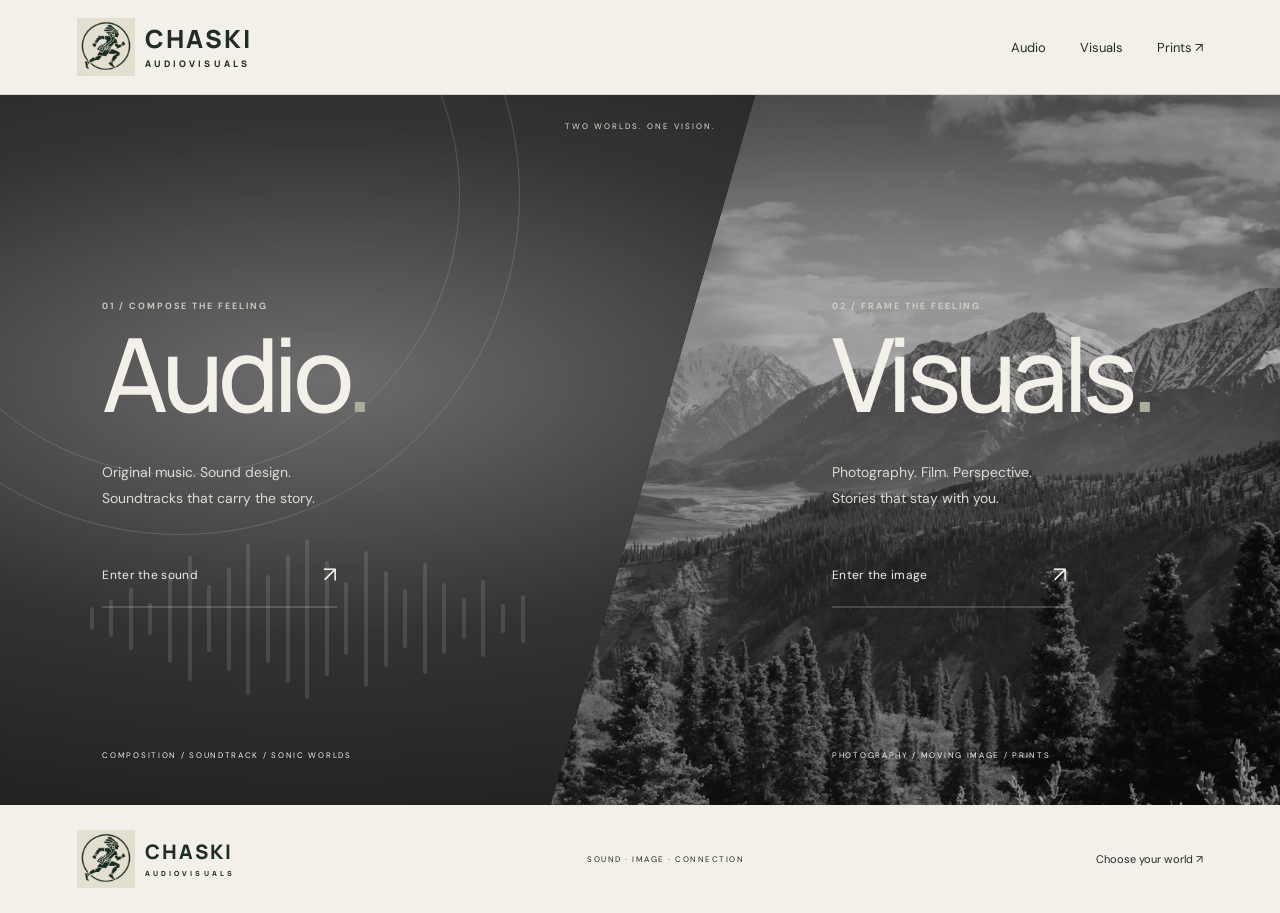
<file: index.html>
<!doctype html>
<html lang="en"><head><meta charset="utf-8"><meta name="viewport" content="width=device-width, initial-scale=1"><meta name="description" content="Chaski Audiovisuals — original soundtrack creation, photography, and moving images."><meta name="theme-color" content="#202d26"><title>Sound & image — Chaski Audiovisuals</title><link rel="icon" href="images/chaski-runner.png"><link rel="stylesheet" href="styles.css"></head><body class="gateway"><a class="skip" href="#main">Skip to content</a><header class="header"><a class="brand" href="index.html" aria-label="Chaski Audiovisuals home"><img class="brand-mark" src="images/chaski-runner.png" alt="" width="64" height="64"><span class="brand-type">CHASKI<span>AUDIOVISUALS</span></span></a><nav aria-label="Main navigation"><a href="audio.html">Audio</a><a href="visuals.html">Visuals</a><a href="visuals.html#prints">Prints ↗︎</a></nav></header><main id="main"><section class="split-worlds" aria-labelledby="split-title"><h1 class="sr-only" id="split-title">Chaski Audiovisuals: choose audio or visuals</h1>
<a class="world audio-world" href="audio.html"><div class="world-background audio-background" aria-hidden="true"><div class="orbit orbit-one"></div><div class="orbit orbit-two"></div><div class="waveform"><i style="--bar:14%"></i><i style="--bar:23%"></i><i style="--bar:39%"></i><i style="--bar:20%"></i><i style="--bar:56%"></i><i style="--bar:78%"></i><i style="--bar:42%"></i><i style="--bar:65%"></i><i style="--bar:95%"></i><i style="--bar:55%"></i><i style="--bar:80%"></i><i style="--bar:100%"></i><i style="--bar:72%"></i><i style="--bar:46%"></i><i style="--bar:85%"></i><i style="--bar:60%"></i><i style="--bar:37%"></i><i style="--bar:69%"></i><i style="--bar:44%"></i><i style="--bar:26%"></i><i style="--bar:48%"></i><i style="--bar:18%"></i><i style="--bar:30%"></i></div></div><div class="world-content"><span class="eyebrow">01 / COMPOSE THE FEELING</span><h2>Audio<span class="world-dot">.</span></h2><p>Original music. Sound design.<br>Soundtracks that carry the story.</p><span class="world-cta">Enter the sound <b>↗︎</b></span></div><span class="world-foot">COMPOSITION / SOUNDTRACK / SONIC WORLDS</span></a>
<a class="world visual-world" href="visuals.html"><div class="world-background visual-background" aria-hidden="true"></div><div class="world-content"><span class="eyebrow">02 / FRAME THE FEELING</span><h2>Visuals<span class="world-dot">.</span></h2><p>Photography. Film. Perspective.<br>Stories that stay with you.</p><span class="world-cta">Enter the image <b>↗︎</b></span></div><span class="world-foot">PHOTOGRAPHY / MOVING IMAGE / PRINTS</span></a><span class="split-note">TWO WORLDS. ONE VISION.</span></section></main><footer><a class="brand" href="index.html" aria-label="Chaski Audiovisuals home"><img class="brand-mark" src="images/chaski-runner.png" alt="" width="64" height="64"><span class="brand-type">CHASKI<span>AUDIOVISUALS</span></span></a><p>SOUND · IMAGE · CONNECTION</p><a href="index.html">Choose your world ↗︎</a></footer><script src="site.js" defer></script></body></html>
</file>
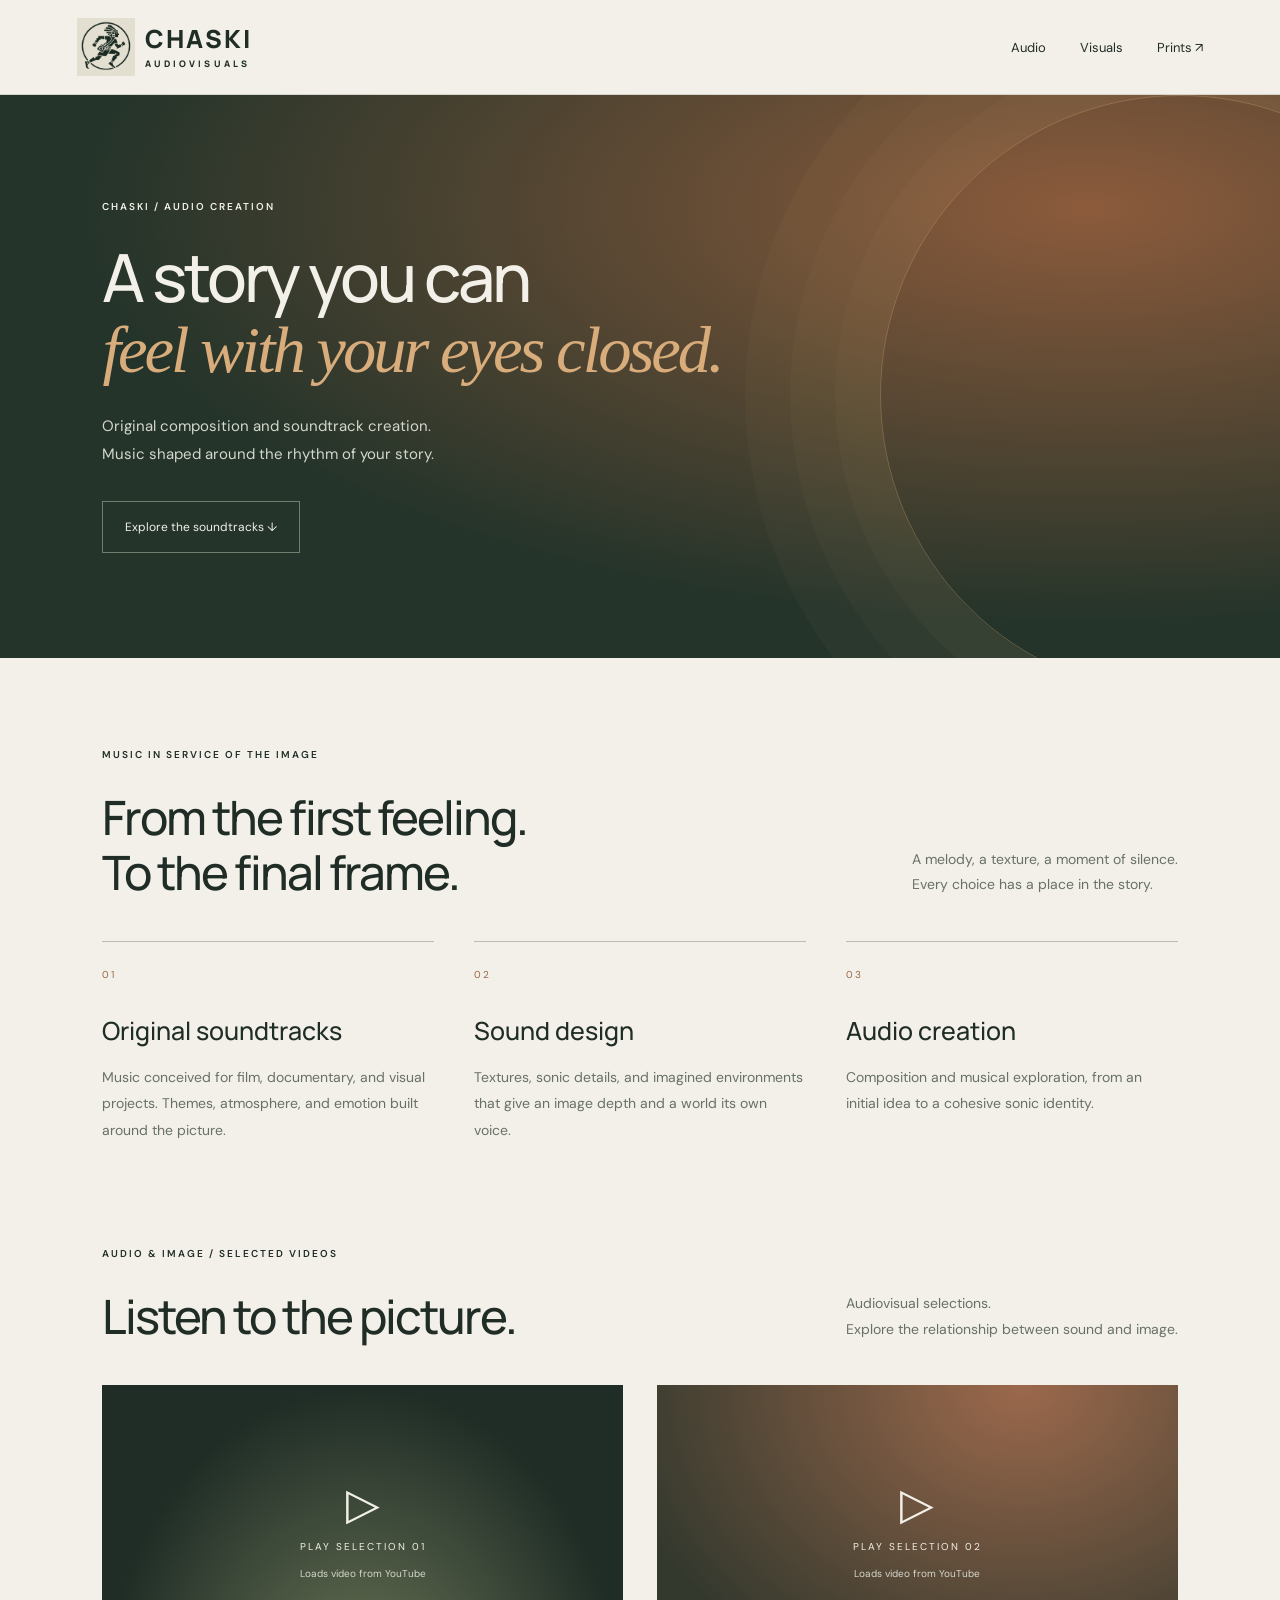
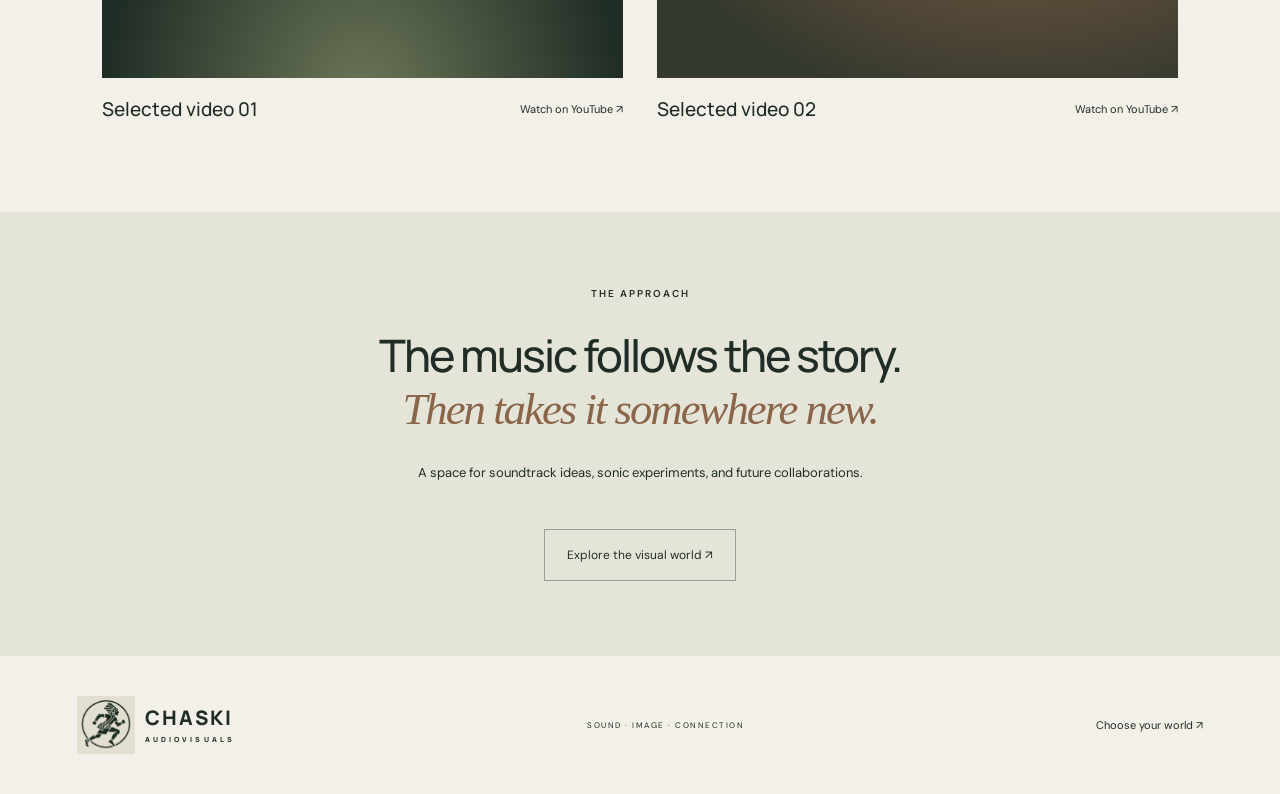
<file: audio.html>
<!doctype html>
<html lang="en"><head><meta charset="utf-8"><meta name="viewport" content="width=device-width, initial-scale=1"><meta name="description" content="Chaski Audiovisuals — original soundtrack creation, photography, and moving images."><meta name="theme-color" content="#202d26"><title>Audio & soundtracks — Chaski Audiovisuals</title><link rel="icon" href="images/chaski-runner.png"><link rel="stylesheet" href="styles.css"></head><body class=""><a class="skip" href="#main">Skip to content</a><header class="header"><a class="brand" href="index.html" aria-label="Chaski Audiovisuals home"><img class="brand-mark" src="images/chaski-runner.png" alt="" width="64" height="64"><span class="brand-type">CHASKI<span>AUDIOVISUALS</span></span></a><nav aria-label="Main navigation"><a href="audio.html">Audio</a><a href="visuals.html">Visuals</a><a href="visuals.html#prints">Prints ↗︎</a></nav></header><main id="main"><section class="destination-hero audio-destination"><div><p class="eyebrow">CHASKI / AUDIO CREATION</p><h1>A story you can<br><em>feel with your eyes closed.</em></h1><p>Original composition and soundtrack creation.<br>Music shaped around the rhythm of your story.</p><a class="button light" href="#soundtracks">Explore the soundtracks ↓</a></div><div class="score-orbit" aria-hidden="true"></div></section>
<section class="section audio-intro"><div class="section-heading"><p class="eyebrow">MUSIC IN SERVICE OF THE IMAGE</p><h2>From the first feeling.<br>To the final frame.</h2><p>A melody, a texture, a moment of silence.<br>Every choice has a place in the story.</p></div><div class="service-grid"><article><span>01</span><h3>Original soundtracks</h3><p>Music conceived for film, documentary, and visual projects. Themes, atmosphere, and emotion built around the picture.</p></article><article><span>02</span><h3>Sound design</h3><p>Textures, sonic details, and imagined environments that give an image depth and a world its own voice.</p></article><article><span>03</span><h3>Audio creation</h3><p>Composition and musical exploration, from an initial idea to a cohesive sonic identity.</p></article></div></section>
<section class="section" id="soundtracks"><div class="section-heading"><p class="eyebrow">AUDIO & IMAGE / SELECTED VIDEOS</p><h2>Listen to the picture.</h2><p>Audiovisual selections.<br>Explore the relationship between sound and image.</p></div>      <div class="video-grid">
        <article class="video-card"><div class="video-player" data-video="TfBbe5TgY2c"><button class="video-load" type="button" aria-label="Load selected video 1 from YouTube"><span class="play-symbol" aria-hidden="true">▷</span><span>PLAY SELECTION 01</span><small>Loads video from YouTube</small></button></div><div class="video-caption"><h3>Selected video 01</h3><a href="https://www.youtube.com/watch?v=TfBbe5TgY2c" target="_blank" rel="noopener noreferrer">Watch on YouTube ↗︎</a></div></article>
        <article class="video-card"><div class="video-player" data-video="mHiQze0r_oA"><button class="video-load" type="button" aria-label="Load selected video 2 from YouTube"><span class="play-symbol" aria-hidden="true">▷</span><span>PLAY SELECTION 02</span><small>Loads video from YouTube</small></button></div><div class="video-caption"><h3>Selected video 02</h3><a href="https://www.youtube.com/watch?v=mHiQze0r_oA" target="_blank" rel="noopener noreferrer">Watch on YouTube ↗︎</a></div></article>
      </div></section><section class="manifesto"><p class="eyebrow">THE APPROACH</p><h2>The music follows the story.<br><em>Then takes it somewhere new.</em></h2><p>A space for soundtrack ideas, sonic experiments, and future collaborations.</p><a class="button dark" href="visuals.html">Explore the visual world ↗︎</a></section></main><footer><a class="brand" href="index.html" aria-label="Chaski Audiovisuals home"><img class="brand-mark" src="images/chaski-runner.png" alt="" width="64" height="64"><span class="brand-type">CHASKI<span>AUDIOVISUALS</span></span></a><p>SOUND · IMAGE · CONNECTION</p><a href="index.html">Choose your world ↗︎</a></footer><script src="site.js" defer></script></body></html>
</file>
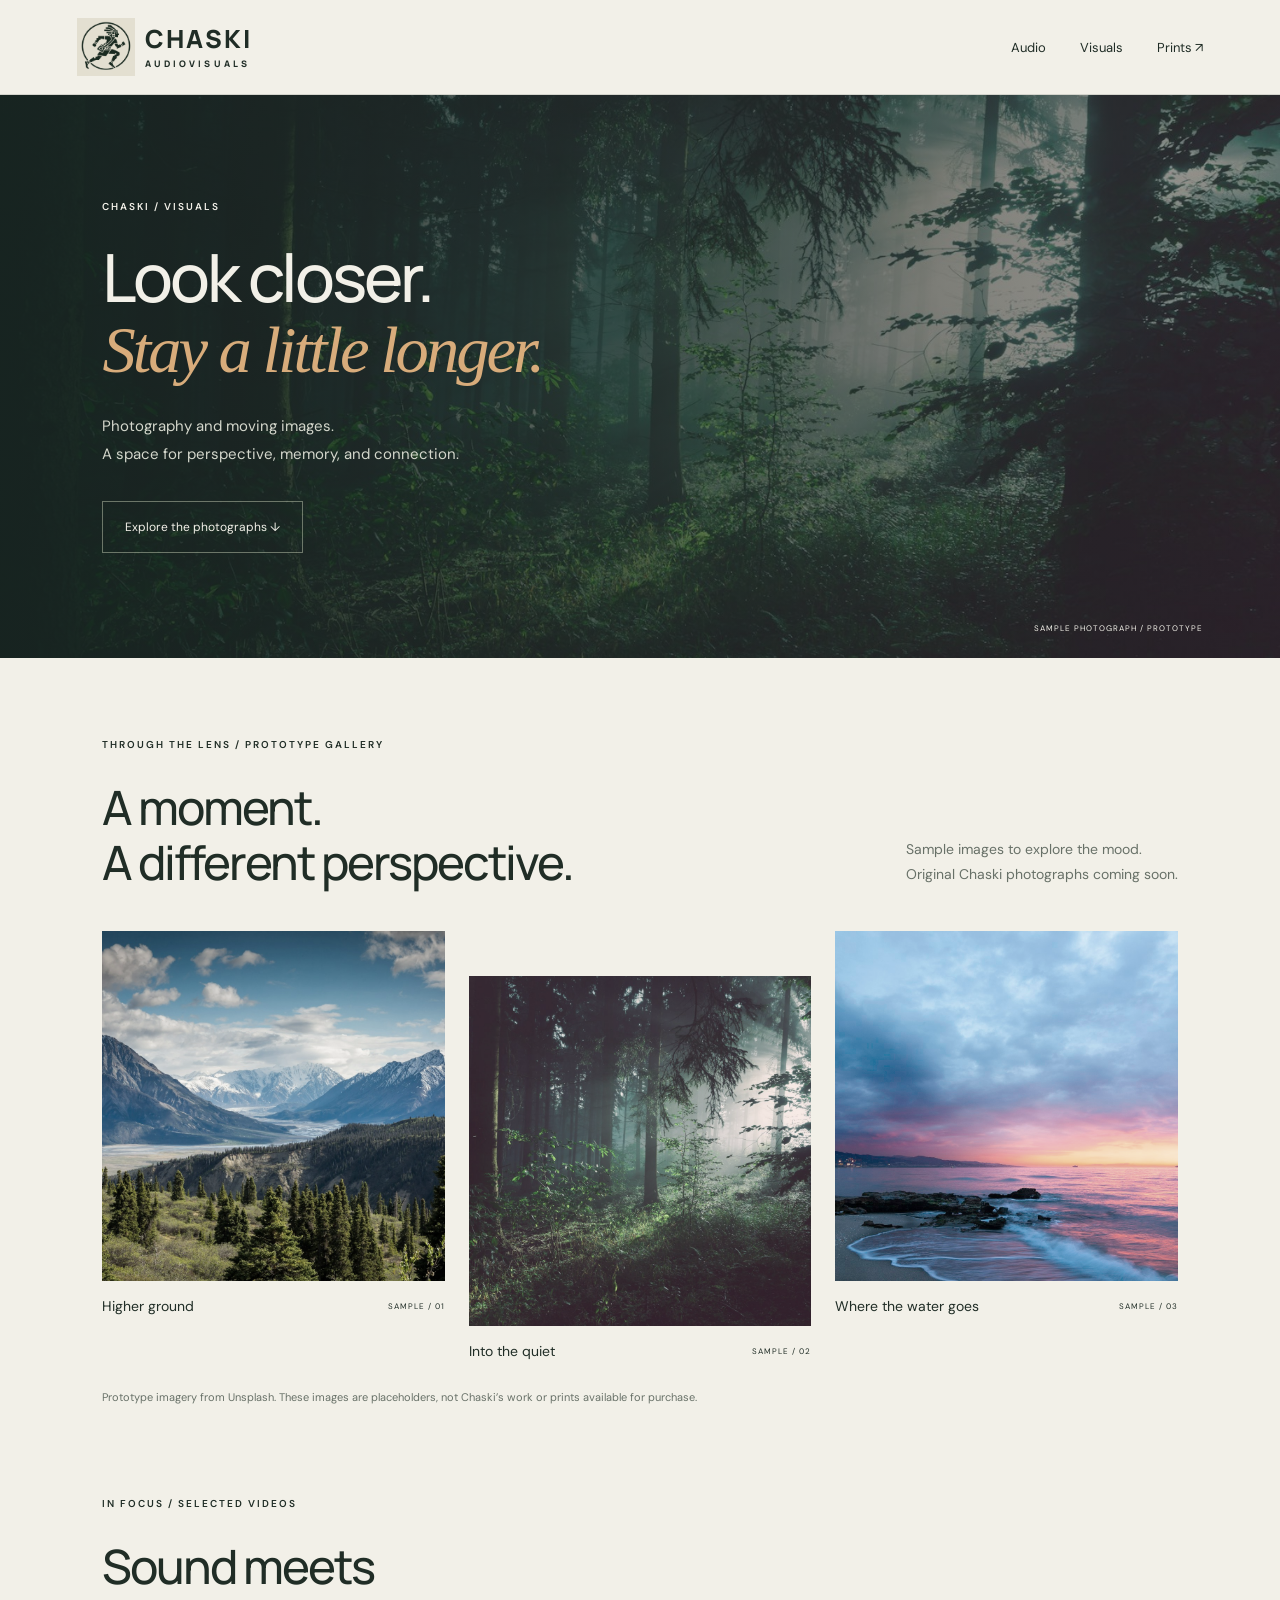
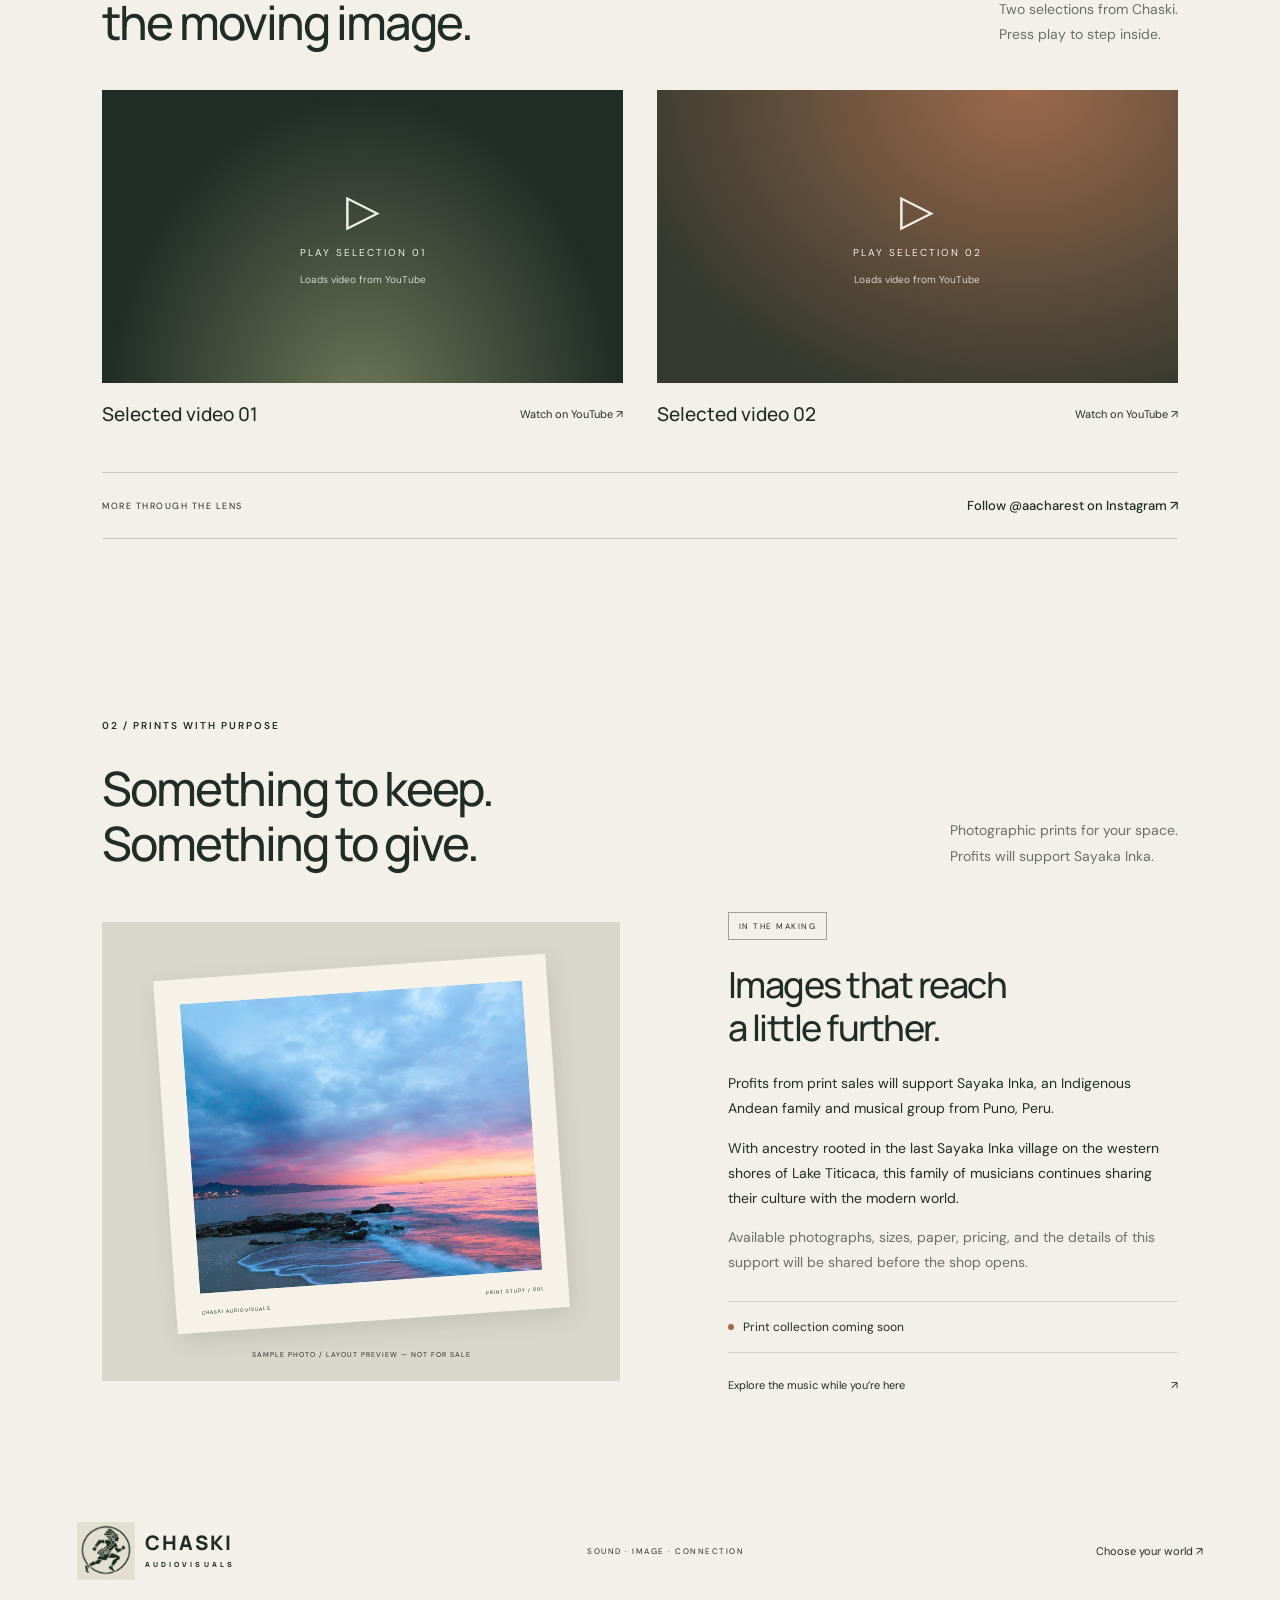
<file: visuals.html>
<!doctype html>
<html lang="en"><head><meta charset="utf-8"><meta name="viewport" content="width=device-width, initial-scale=1"><meta name="description" content="Chaski Audiovisuals — original soundtrack creation, photography, and moving images."><meta name="theme-color" content="#202d26"><title>Visuals — Chaski Audiovisuals</title><link rel="icon" href="images/chaski-runner.png"><link rel="stylesheet" href="styles.css"></head><body class=""><a class="skip" href="#main">Skip to content</a><header class="header"><a class="brand" href="index.html" aria-label="Chaski Audiovisuals home"><img class="brand-mark" src="images/chaski-runner.png" alt="" width="64" height="64"><span class="brand-type">CHASKI<span>AUDIOVISUALS</span></span></a><nav aria-label="Main navigation"><a href="audio.html">Audio</a><a href="visuals.html">Visuals</a><a href="visuals.html#prints">Prints ↗︎</a></nav></header><main id="main"><section class="destination-hero visual-destination"><div><p class="eyebrow">CHASKI / VISUALS</p><h1>Look closer.<br><em>Stay a little longer.</em></h1><p>Photography and moving images.<br>A space for perspective, memory, and connection.</p><a class="button light" href="#gallery-title">Explore the photographs ↓</a></div><span class="destination-label">SAMPLE PHOTOGRAPH / PROTOTYPE</span></section>    <section class="section photo-gallery" aria-labelledby="gallery-title">
      <div class="section-heading"><p class="eyebrow">THROUGH THE LENS / PROTOTYPE GALLERY</p><h2 id="gallery-title">A moment.<br>A different perspective.</h2><p>Sample images to explore the mood.<br>Original Chaski photographs coming soon.</p></div>
      <div class="gallery-grid">
<figure><img src="images/prototype-mountains.jpg" alt="Sample photograph: Rugged mountain peak beneath clouds" loading="lazy" width="1500" height="1000"><figcaption><span>Higher ground</span><small>SAMPLE / 01</small></figcaption></figure>
<figure><img src="images/prototype-forest.jpg" alt="Sample photograph: Sunlight filtering through a forest" loading="lazy" width="1500" height="1000"><figcaption><span>Into the quiet</span><small>SAMPLE / 02</small></figcaption></figure>
<figure><img src="images/prototype-coast.jpg" alt="Sample photograph: Waves washing onto a rocky coast" loading="lazy" width="1500" height="1000"><figcaption><span>Where the water goes</span><small>SAMPLE / 03</small></figcaption></figure>
      </div><p class="gallery-note">Prototype imagery from Unsplash. These images are placeholders, not Chaski’s work or prints available for purchase.</p>
    </section>
    <section class="section videos" id="videos" aria-labelledby="videos-title">
      <div class="section-heading"><p class="eyebrow">IN FOCUS / SELECTED VIDEOS</p><h2 id="videos-title">Sound meets<br>the moving image.</h2><p>Two selections from Chaski.<br>Press play to step inside.</p></div>
      <div class="video-grid">
        <article class="video-card"><div class="video-player" data-video="TfBbe5TgY2c"><button class="video-load" type="button" aria-label="Load selected video 1 from YouTube"><span class="play-symbol" aria-hidden="true">▷</span><span>PLAY SELECTION 01</span><small>Loads video from YouTube</small></button></div><div class="video-caption"><h3>Selected video 01</h3><a href="https://www.youtube.com/watch?v=TfBbe5TgY2c" target="_blank" rel="noopener noreferrer">Watch on YouTube ↗︎</a></div></article>
        <article class="video-card"><div class="video-player" data-video="mHiQze0r_oA"><button class="video-load" type="button" aria-label="Load selected video 2 from YouTube"><span class="play-symbol" aria-hidden="true">▷</span><span>PLAY SELECTION 02</span><small>Loads video from YouTube</small></button></div><div class="video-caption"><h3>Selected video 02</h3><a href="https://www.youtube.com/watch?v=mHiQze0r_oA" target="_blank" rel="noopener noreferrer">Watch on YouTube ↗︎</a></div></article>
      </div><a class="instagram-link" href="https://www.instagram.com/aacharest/" target="_blank" rel="noopener noreferrer"><span>MORE THROUGH THE LENS</span><strong>Follow @aacharest on Instagram ↗︎</strong></a>
    </section>
    <section class="section prints" id="prints"><div class="section-heading"><p class="eyebrow">02 / PRINTS WITH PURPOSE</p><h2>Something to keep.<br>Something to give.</h2><p>Photographic prints for your space.<br>Profits will support Sayaka Inka.</p></div><div class="shop-layout"><div class="print-preview"><div class="paper"><div class="print-art photo-print"><img src="images/prototype-coast.jpg" alt="Sample coastal photograph in a prototype print layout" loading="lazy" width="1500" height="1000"></div><span>CHASKI AUDIOVISUALS <i>PRINT STUDY / 001</i></span></div><span class="preview-label">SAMPLE PHOTO / LAYOUT PREVIEW — NOT FOR SALE</span></div><div class="shop-copy"><span class="tag">IN THE MAKING</span><h3>Images that reach<br>a little further.</h3><p>Profits from print sales will support Sayaka Inka, an Indigenous Andean family and musical group from Puno, Peru.</p><p>With ancestry rooted in the last Sayaka Inka village on the western shores of Lake Titicaca, this family of musicians continues sharing their culture with the modern world.</p><p class="muted">Available photographs, sizes, paper, pricing, and the details of this support will be shared before the shop opens.</p><div class="shop-status"><span class="status-dot"></span>Print collection coming soon</div><a class="text-link" href="audio.html">Explore the music while you’re here <span>↗︎</span></a></div></div></section>
</main><footer><a class="brand" href="index.html" aria-label="Chaski Audiovisuals home"><img class="brand-mark" src="images/chaski-runner.png" alt="" width="64" height="64"><span class="brand-type">CHASKI<span>AUDIOVISUALS</span></span></a><p>SOUND · IMAGE · CONNECTION</p><a href="index.html">Choose your world ↗︎</a></footer><script src="site.js" defer></script></body></html>
</file>
<file: styles.css>
@import url('https://fonts.googleapis.com/css2?family=DM+Sans:wght@400;500;600;700&family=Manrope:wght@400;500;600;700;800&display=swap');
:root{--ink:#202d26;--cream:#f2f0e8;--orange:#d48a53;--muted:#687168}*{box-sizing:border-box}html{scroll-behavior:smooth;scroll-padding-top:30px}body{margin:0;background:var(--cream);color:var(--ink);font-family:'DM Sans',sans-serif}a{color:inherit;text-decoration:none}button,a,summary{-webkit-tap-highlight-color:transparent}a:focus-visible,summary:focus-visible{outline:3px solid var(--orange);outline-offset:6px}.skip{position:absolute;left:20px;top:-80px;background:white;padding:16px;z-index:5}.skip:focus{top:12px}.header{display:flex;align-items:center;justify-content:space-between;padding:28px 6%;border-bottom:1px solid #202d2624}.brand{font-family:'Manrope',sans-serif;font-size:25px;font-weight:800;letter-spacing:2px;line-height:1}.brand span{display:block;font-size:9px;letter-spacing:3.1px;margin-top:8px}nav{display:flex;gap:34px;font-size:13px}nav a:hover{color:#a25632}.hero{background:var(--ink);color:var(--cream);padding:27px 6% 22px;position:relative;overflow:hidden}.hero-top,.hero-bottom{display:flex;justify-content:space-between;font-size:9px;letter-spacing:1.8px;position:relative;z-index:1}.hero-top{color:#c4c9ba}.hero-copy{position:relative;z-index:2;margin:76px 0 72px;max-width:690px}.eyebrow{font-size:10px;letter-spacing:2px;font-weight:600;margin:0 0 29px}h1,h2,h3,p{margin-top:0}h1,h2,h3{font-family:'Manrope',sans-serif;font-weight:500}h1{font-size:clamp(50px,6.7vw,96px);line-height:1.05;letter-spacing:-5px;margin-bottom:27px}em{font-family:Georgia,serif;font-weight:400}h1 em{color:#d8ac7b}.intro{font-size:14px;line-height:1.8;color:#d4d7cc}.button{display:inline-flex;align-items:center;justify-content:space-between;gap:46px;font-size:12px;padding:17px 22px;margin-top:17px;border:1px solid #c0c7b080;transition:background .2s}.button:hover{background:#ffffff18}.landscape{position:absolute;right:0;top:80px;bottom:60px;width:47%;overflow:hidden;background:linear-gradient(145deg,#435242,#a8aa8c 58%,#d3b187);opacity:.85}.sun{position:absolute;width:130px;height:130px;border-radius:50%;background:#e4b97e;right:19%;top:16%;box-shadow:0 0 80px #dfbe8130}.ridge{position:absolute;width:140%;height:70%;left:-15%;bottom:-15%;clip-path:polygon(0 40%,15% 25%,29% 50%,48% 0,65% 27%,79% 17%,100% 50%,100% 100%,0 100%)}.far{background:#6a7661;bottom:0;transform:rotate(-10deg)}.middle{background:#3c5146;transform:rotate(10deg);bottom:-13%}.near{background:#233b31;bottom:-37%;transform:rotate(-15deg)}.landscape:after,.practice-art:after,.print-art:after{content:'';position:absolute;inset:0;pointer-events:none;opacity:.17;background-image:url("data:image/svg+xml,%3Csvg viewBox='0 0 180 180' xmlns='http://www.w3.org/2000/svg'%3E%3Cfilter id='n'%3E%3CfeTurbulence type='fractalNoise' baseFrequency='.9' numOctaves='3' stitchTiles='stitch'/%3E%3C/filter%3E%3Cpath fill='%23fff' filter='url(%23n)' opacity='.45' d='M0 0h180v180H0z'/%3E%3C/svg%3E")}.landscape-caption{position:absolute;bottom:22px;left:24px;right:24px;display:flex;justify-content:space-between;font-size:8px;letter-spacing:1.5px;z-index:1}.hero-bottom{padding-top:20px;border-top:1px solid #c5cbb72b;color:#aeb9a8}.section{padding:90px 8%}.section-heading{display:grid;grid-template-columns:1fr 1fr;align-items:end;gap:0 40px;margin-bottom:40px}.section-heading .eyebrow{grid-column:1/-1}h2{font-size:clamp(32px,3.7vw,53px);line-height:1.17;letter-spacing:-2px;margin-bottom:0}.section-heading>p:last-child{font-size:14px;line-height:1.8;justify-self:end;margin-bottom:3px;color:var(--muted)}.practice-grid{display:grid;grid-template-columns:1fr 1fr;gap:34px}.practice-art{position:relative;height:340px;overflow:hidden;display:grid;place-items:center}.sound-art{background:#b96f49}.record{width:255px;height:255px;border-radius:50%;background:repeating-radial-gradient(circle,#252d25 0px,#252d25 2px,#394036 3px,#202a23 4px);box-shadow:16px 24px 35px #4d241f55;transform:rotate(-20deg)}.record:after{content:'CHASKI';display:grid;place-items:center;font-size:9px;letter-spacing:2px;position:absolute;inset:34%;border:29px solid #c2bfa0;background:#c2bfa0;border-radius:50%;color:var(--ink)}.art-label{position:absolute;bottom:20px;left:22px;font-size:8px;letter-spacing:1.7px;color:#f3ecda;z-index:1}.image-art{background:#aab2a0}.frame{height:240px;width:62%;background:linear-gradient(#c8c0a1,#bcb991 53%,#677d70 54%,#3d5b50);transform:rotate(-6deg);border:12px solid #e7e2d3;box-shadow:10px 20px 25px #202d2633;overflow:hidden}.horizon{height:100%;background:#324d41;clip-path:polygon(0 75%,36% 40%,60% 60%,78% 34%,100% 50%,100% 100%,0 100%)}.card-heading{display:flex;justify-content:space-between;align-items:center;margin-top:23px;gap:10px}.card-heading h3{font-size:25px;letter-spacing:-1px;margin:0}.card-heading>span{font-size:8px;letter-spacing:1.2px}.practice>p{font-size:13px;color:var(--muted);margin:12px 0 24px;line-height:1.6}details{border-top:1px solid #202d2633;border-bottom:1px solid #202d2633}summary{cursor:pointer;font-size:12px;list-style:none;padding:17px 0;display:flex;justify-content:space-between}summary::-webkit-details-marker{display:none}details[open] summary span{transform:rotate(45deg)}.detail-copy{font-size:13px;line-height:1.8;padding:0 0 20px;color:var(--muted)}.manifesto{text-align:center;padding:75px 6%;background:#e4e5d8;position:relative}.manifesto h2{font-size:clamp(29px,3.5vw,47px)}.manifesto h2 em{color:#8a6549}.manifesto>p:not(.eyebrow){font-size:13px;line-height:1.9;margin:26px 0}.asterisk{font-size:42px;display:block;color:#9a6748}.shop-layout{display:grid;grid-template-columns:1.15fr 1fr;gap:10%;align-items:center}.print-preview{background:#d9d7cc;padding:45px 12% 21px}.paper{background:#f6f2e8;padding:25px 25px 16px;box-shadow:3px 8px 22px #4d493d25;transform:rotate(-4deg)}.print-art{height:290px;position:relative;overflow:hidden;background:linear-gradient(#b3b79e,#c9b792)}.print-art:before{content:'';position:absolute;inset:20% -40% -20%;background:linear-gradient(150deg,#657b66,#273e33);clip-path:polygon(0 60%,25% 18%,50% 46%,69% 10%,100% 60%,100% 100%,0 100%)}.print-sun{position:absolute;width:60px;height:60px;right:23%;top:16%;border-radius:100%;background:#d9d0aa}.paper>span{display:flex;justify-content:space-between;font-size:5px;letter-spacing:1px;margin-top:16px}.paper i{font-style:normal}.preview-label{display:block;font-size:7px;line-height:1.6;letter-spacing:1px;text-align:center;margin-top:28px}.tag{display:inline-block;font-size:8px;letter-spacing:1.5px;padding:8px 10px;border:1px solid #9da393;margin-bottom:23px}.shop-copy h3{font-size:36px;line-height:1.2;letter-spacing:-1.5px;margin-bottom:22px}.shop-copy>p{font-size:14px;line-height:1.8}.muted{color:var(--muted)}.shop-status{display:flex;align-items:center;gap:9px;font-size:12px;margin:25px 0;padding:17px 0;border-block:1px solid #202d2626}.status-dot{width:6px;height:6px;border-radius:50%;background:#9e6a45}.text-link{font-size:11px;display:flex;justify-content:space-between;gap:15px}.closing{background:#c5a47e;text-align:center;padding:70px 7%}.closing h2{font-size:64px}.closing>p:not(.eyebrow){font-size:13px;margin:24px 0 8px}.dark{border-color:#202d2660}.dark:hover{background:#202d2610}footer{display:flex;align-items:center;justify-content:space-between;padding:40px 6%;gap:25px}footer p,footer>span{font-size:8px;letter-spacing:1.5px;margin:0}footer .brand{font-size:20px}footer .brand span{font-size:7px}
@media(min-width:1600px){body{max-width:1800px;margin:auto}}@media(max-width:850px){.hero-copy{margin:65px 0}h1{letter-spacing:-3px}.landscape{width:48%;opacity:.55}.practice-art{height:270px}.record{width:200px;height:200px}.frame{width:75%;height:200px}.section{padding:65px 6%}.shop-layout{gap:6%}.print-preview{padding:35px 9% 20px}.print-art{height:230px}.shop-copy h3{font-size:29px}.edition{display:none}footer p{display:none}}@media(max-width:560px){.header{padding:23px 6%;gap:18px}.brand{font-size:20px}.brand span{font-size:7px;letter-spacing:2.5px}nav{gap:16px;font-size:11px}nav a:last-child{display:none}.hero{padding-top:23px}.hero-top,.hero-bottom{font-size:7px;letter-spacing:1px}.hero-copy{margin:54px 0 45px}.hero-copy .eyebrow{font-size:8px}h1{font-size:53px;letter-spacing:-3px}.landscape{top:110px;bottom:58px;right:-80px;width:75%;opacity:.35}.sun{width:90px;height:90px}.landscape-caption{display:none}.intro{font-size:13px}.hero-bottom span:last-child{display:none}.section-heading{grid-template-columns:1fr;gap:20px}.section-heading .eyebrow{margin-bottom:0}.section-heading>p:last-child{justify-self:start;font-size:13px}.section-heading h2{font-size:37px}.practice-grid,.shop-layout{grid-template-columns:1fr;gap:38px}.practice-art{height:310px}.record{height:235px;width:235px}.frame{width:60%;height:230px}.manifesto{padding:55px 6%}.manifesto h2{font-size:29px;letter-spacing:-1px}.manifesto>p:not(.eyebrow){font-size:12px}.print-art{height:280px}.print-preview{padding:40px 15% 20px}.shop-copy h3{font-size:35px}.closing h2{font-size:52px}.closing>p:not(.eyebrow){line-height:1.8}.closing{padding:55px 6%}footer>span{font-size:7px}footer{padding:32px 6%}}@media(prefers-reduced-motion:reduce){html{scroll-behavior:auto}*{transition:none!important}}
/* Artist identity and selected films */
.brand{display:flex;align-items:center;gap:10px}.brand .brand-type{font-size:25px;letter-spacing:2px;margin:0}.brand-mark{width:64px;height:48px;object-fit:contain}.brand .brand-type>span{font-size:9px;letter-spacing:3.1px;margin-top:8px}.inline-link{text-decoration:underline;text-underline-offset:3px}.videos{padding-top:0}.video-grid{display:grid;grid-template-columns:1fr 1fr;gap:34px}.video-player{aspect-ratio:16/9;background:var(--ink);position:relative}.video-load{border:0;width:100%;height:100%;display:flex;flex-direction:column;align-items:center;justify-content:center;gap:14px;background:radial-gradient(ellipse at 50% 110%,#6d7758,transparent 70%),#202d26;color:var(--cream);cursor:pointer;font:inherit}.video-card:nth-child(2) .video-load{background:radial-gradient(ellipse at 70% 0,#9c694c,transparent 80%),#34392e}.play-symbol{font-size:44px;line-height:1}.video-load>span:not(.play-symbol){font-size:10px;letter-spacing:2px}.video-load small{font-size:10px;color:#d4d7cc}.video-load:hover .play-symbol{color:#d8ac7b}.video-load:focus-visible{outline:3px solid var(--orange);outline-offset:4px}.video-player iframe{border:0;width:100%;height:100%;position:absolute;inset:0}.video-caption{display:flex;align-items:center;justify-content:space-between;gap:15px;margin-top:18px}.video-caption h3{font-size:19px;margin:0}.video-caption a{font-size:11px}.instagram-link{display:flex;justify-content:space-between;gap:20px;border-block:1px solid #202d2633;padding:24px 0;margin-top:45px;align-items:center}.instagram-link span{font-size:9px;letter-spacing:1.5px}.instagram-link strong{font-size:13px;font-weight:500}footer .brand .brand-type{font-size:20px}footer .brand .brand-type>span{font-size:7px}@media(max-width:560px){.brand .brand-type{font-size:18px}.brand .brand-type>span{font-size:6px;letter-spacing:2.5px}.brand{gap:5px}.brand-mark{width:38px;height:34px}.video-grid{grid-template-columns:1fr;gap:30px}.instagram-link{align-items:flex-start;flex-direction:column;gap:12px}.video-caption h3{font-size:18px}footer .brand .brand-type{font-size:18px}}

/* Locally stored sample photography for the prototype. */
.photo-landscape img,.photo-card img,.photo-print img{display:block;width:100%;height:100%;object-fit:cover}.photo-landscape{opacity:.9}.photo-landscape:before{content:'';position:absolute;inset:0;background:linear-gradient(0deg,#14261ec9,transparent 50%);z-index:1}.photo-landscape .landscape-caption{z-index:2}.photo-card img{filter:saturate(.65)}.photo-print:before{display:none}.photo-print img{object-position:center}.photo-gallery{padding-top:0}.gallery-grid{display:grid;grid-template-columns:repeat(3,minmax(0,1fr));gap:24px}.gallery-grid figure{margin:0}.gallery-grid img{display:block;width:100%;height:350px;object-fit:cover;filter:saturate(.7)}.gallery-grid figure:nth-child(2){padding-top:45px}.gallery-grid figcaption{display:flex;justify-content:space-between;gap:8px;margin-top:16px;font-size:14px}.gallery-grid small{font-size:8px;letter-spacing:1px;align-self:center}.gallery-note{font-size:11px;color:var(--muted);line-height:1.8;margin:28px 0 0}@media(max-width:850px){.gallery-grid{gap:16px}.gallery-grid img{height:260px}.gallery-grid figcaption{flex-direction:column}.gallery-grid small{align-self:flex-start}}@media(max-width:560px){.gallery-grid{grid-template-columns:1fr;gap:30px}.gallery-grid figure:nth-child(2){padding-top:0}.gallery-grid img{height:340px}.gallery-grid figcaption{flex-direction:row}.gallery-grid small{align-self:center}.photo-landscape{opacity:.35}}
/* Two worlds / Chaski gateway */
.brand-mark{width:58px;height:58px;mix-blend-mode:multiply}.header{padding-block:18px}footer>a:last-child{font-size:11px}.sr-only{position:absolute;width:1px;height:1px;padding:0;margin:-1px;overflow:hidden;clip:rect(0,0,0,0);white-space:nowrap;border:0}.gateway{background:#111b18}.gateway .header,.gateway footer{background:var(--cream)}.gateway footer{padding-block:25px}.split-worlds{height:max(680px,calc(100svh - 190px));position:relative;isolation:isolate;overflow:hidden;background:#0f1916}.world{position:absolute;inset:0;overflow:hidden;color:#f2f0e8;transition:clip-path .65s cubic-bezier(.2,.7,.3,1),color .4s}.audio-world{clip-path:polygon(0 0,59% 0,43% 100%,0 100%);z-index:2}.visual-world{clip-path:polygon(59% 0,100% 0,100% 100%,43% 100%);z-index:1}.world-background{position:absolute;inset:0;transition:filter .65s,transform .9s;filter:grayscale(1);pointer-events:none}.audio-background{background:radial-gradient(ellipse at 25% 40%,#a9613b,#3c3229 42%,#14231d 78%)}.visual-background{background:linear-gradient(90deg,#12292277,#0a211c44),url('images/prototype-mountains.jpg') 75% center/cover}.world:after{content:'';position:absolute;inset:20px;pointer-events:none;opacity:0;transition:opacity .4s;background:linear-gradient(125deg,#d8ac7b,#f5e3c4);z-index:2}.audio-world:after{clip-path:polygon(0 0,calc(59% - 4px) 0,calc(43% - 4px) 100%,0 100%,0 0,1px 1px,1px calc(100% - 1px),calc(43% - 5px) calc(100% - 1px),calc(59% - 5px) 1px,1px 1px)}.visual-world:after{clip-path:polygon(calc(59% + 4px) 0,100% 0,100% 100%,calc(43% + 4px) 100%,calc(59% + 4px) 0,calc(59% + 5px) 1px,calc(43% + 5px) calc(100% - 1px),calc(100% - 1px) calc(100% - 1px),calc(100% - 1px) 1px,calc(59% + 5px) 1px)}.world:hover .world-background,.world:focus-visible .world-background{filter:grayscale(0);transform:scale(1.025)}.world:hover:after,.world:focus-visible:after{opacity:1}.world:focus-visible{outline:none}.world-content{position:absolute;top:50%;transform:translateY(-50%);width:34%;z-index:3}.audio-world .world-content{left:8%}.visual-world .world-content{left:65%;width:30%}.world .eyebrow{font-size:9px;color:#d3d4c8}.world h2{font-size:clamp(65px,8vw,120px);font-weight:500;letter-spacing:-6px;margin-bottom:25px}.world-dot{color:#a8ad9c;transition:color .4s}.world:hover .world-dot,.world:focus-visible .world-dot{color:#e8b173}.world-content>p{font-size:14px;line-height:1.9;color:#dddcd2}.world-cta{display:flex;align-items:center;justify-content:space-between;border-bottom:1px solid #e2dfcf66;max-width:235px;padding:18px 0;margin-top:30px;font-size:12px;letter-spacing:.3px}.world-cta b{font-size:22px;font-weight:400;transition:transform .3s}.world:hover .world-cta b{transform:translate(3px,-3px)}.world-foot{position:absolute;bottom:45px;left:8%;font-size:8px;letter-spacing:1.7px;z-index:3}.visual-world .world-foot{left:65%}.split-note{position:absolute;top:26px;left:50%;transform:translateX(-50%);z-index:4;color:#e8e2d3;font-size:8px;letter-spacing:2px;pointer-events:none}.orbit{position:absolute;border:1px solid #edba7d3b;border-radius:50%;width:560px;height:560px;left:-100px;top:-180px}.orbit-two{width:680px;height:680px;left:-160px;top:-240px}.waveform{position:absolute;left:7%;bottom:15%;width:34%;height:160px;display:flex;align-items:center;justify-content:space-between;gap:8px;opacity:.16}.waveform i{display:block;width:4px;background:#e8c196;height:var(--bar);border-radius:4px}.destination-hero{padding:105px 8%;position:relative;overflow:hidden;isolation:isolate;color:var(--cream);background:var(--ink)}.destination-hero h1{font-size:clamp(45px,5.2vw,76px);letter-spacing:-3px;max-width:1000px}.destination-hero p:not(.eyebrow){font-size:15px;line-height:1.9;color:#d4d7cc}.visual-destination{background:linear-gradient(90deg,#14241fea,#14241f66),url('images/prototype-forest.jpg') center/cover}.destination-label{font-size:8px;letter-spacing:1px;position:absolute;bottom:25px;right:6%}.audio-destination{background:radial-gradient(ellipse at 85% 20%,#8c5b3c,#25342a 65%)}.score-orbit{position:absolute;width:600px;height:600px;border:1px solid #d8ac7b55;border-radius:50%;right:-200px;top:0;z-index:-1;box-shadow:0 0 0 45px #d8ac7b08,0 0 0 90px #d8ac7b08,0 0 0 135px #d8ac7b08}.service-grid{display:grid;grid-template-columns:repeat(3,1fr);gap:40px}.service-grid article{border-top:1px solid #202d2644;padding-top:20px}.service-grid article>span{font-size:10px;letter-spacing:2px;color:#9a6748}.service-grid h3{font-size:25px;margin:30px 0 16px}.service-grid p{font-size:14px;line-height:1.9;color:var(--muted)}.audio-intro+section{padding-top:0}.visual-destination+.photo-gallery{padding-top:80px}
@media(hover:none){.world-background{filter:grayscale(0)}.world:after{opacity:.5}}@media(max-width:850px){.world h2{font-size:75px;letter-spacing:-4px}.visual-world .world-content{left:62%;width:33%}.visual-world .world-foot{left:62%}.world-content>p{font-size:13px}.world-foot{font-size:7px;letter-spacing:1px}.service-grid{gap:22px}.service-grid h3{font-size:22px}}
@media(max-width:560px){.brand-mark{width:42px;height:42px}.split-worlds{height:980px}.audio-world{clip-path:polygon(0 0,100% 0,100% 44%,0 56%)}.visual-world{clip-path:polygon(0 56%,100% 44%,100% 100%,0 100%)}.world-content,.audio-world .world-content{left:8%;top:22%;width:80%}.visual-world .world-content{left:16%;top:75%;width:78%}.world h2{font-size:76px;margin-bottom:16px}.world .eyebrow{margin-bottom:17px;font-size:8px}.world-cta{margin-top:16px;padding:13px 0;max-width:230px}.world-content>p{font-size:14px}.world-foot,.visual-world .world-foot{left:16%;bottom:25px;font-size:7px}.audio-world .world-foot{left:8%;bottom:auto;top:44%}.world:after{inset:12px}.audio-world:after{clip-path:polygon(0 0,100% 0,100% 44%,0 56%,0 0,1px 1px,1px calc(56% - 1px),calc(100% - 1px) calc(44% - 1px),calc(100% - 1px) 1px,1px 1px)}.visual-world:after{clip-path:polygon(0 56%,100% 44%,100% 100%,0 100%,0 56%,1px calc(56% + 1px),1px calc(100% - 1px),calc(100% - 1px) calc(100% - 1px),calc(100% - 1px) calc(44% + 1px),1px calc(56% + 1px))}.split-note{top:20px;white-space:nowrap;font-size:7px}.waveform{width:70%;bottom:auto;top:33%;height:150px}.destination-hero{padding:75px 7%}.destination-hero h1{font-size:44px;letter-spacing:-2px}.service-grid{grid-template-columns:1fr;gap:25px}.service-grid h3{margin-top:20px}.gateway footer{gap:15px}.gateway footer>a:last-child{font-size:10px}}
@media(prefers-reduced-motion:reduce){.world,.world-background,.world:after,.world-dot,.world-cta b{transition:none!important}}
</file>
